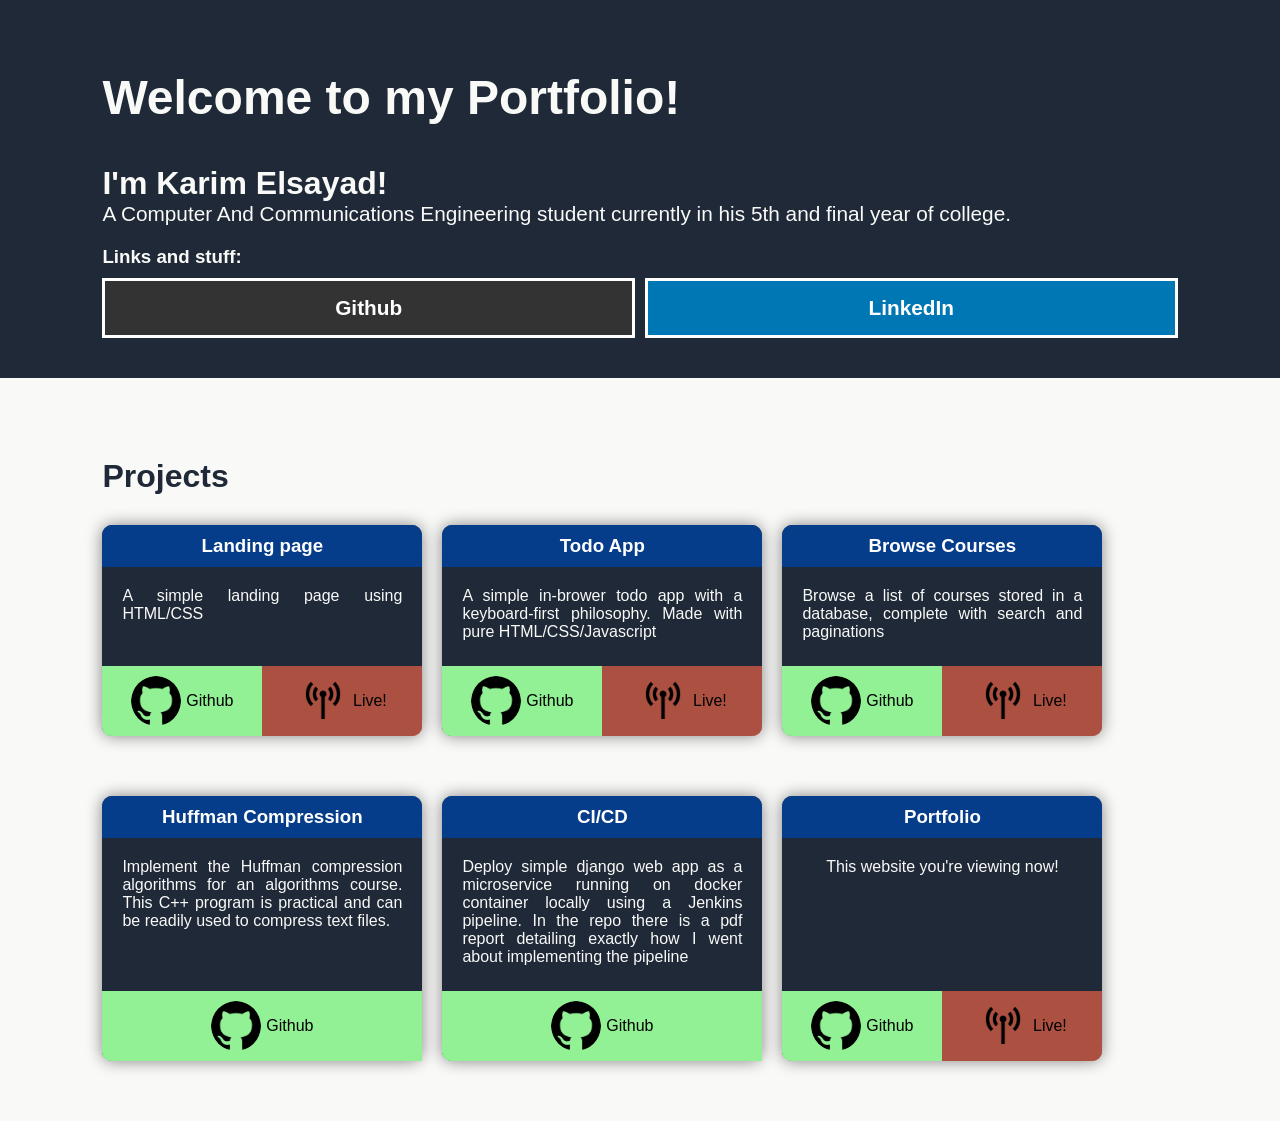
<file: index.html>
<!DOCTYPE html>
<html lang="en">
<head>
    <meta charset="UTF-8">
    <meta http-equiv="X-UA-Compatible" content="IE=edge">
    <meta name="viewport" content="width=device-width, initial-scale=1.0">
    <link rel="stylesheet" href="styles/style.css">
    <script type="text/javascript" src="./data/projects.js"></script>
    <script type="text/javascript" src="./scripts/scripts.js"></script>
    <title>Karim Elsayad</title>
</head>
<body>
    <div class="container">
        
        <section class="introduction">
            <div class="hero-welcome">
                <h1>Welcome to my Portfolio!</h1>
            </div>
            <h2>I'm Karim Elsayad!</h2>
            <p>A Computer And Communications Engineering student currently in his 5th and final year of college.</p>
            <div class="socials">
                <h3>Links and stuff:</h3>
                <ul>
                    <li><a class="social-button" id="github-profile" href="https://github.com/KarimElsayad247">Github</a></li>
                    <li><a class="social-button" id="linkedin-profile" href="https://www.linkedin.com/in/karimelsayad247/">LinkedIn</a></li>
                </ul>
            </div>
        </section>

        <section class="projects">
            <h2>Projects</h2>
            <ul class="projects-container"></ul>
        </section>
    </div>
</body>
</html>
</file>
<file: styles/style.css>
* {
    padding: 0px;
    margin: 0px;
}

li {
    list-style-type: none;
}

body {
    display: flex;
    justify-content: center;
    background-color: rgb(241, 241, 241);
}

h1 {
    font-size: 3em;
}

h2 {
    font-size: 2em;
}

.container {
    /* margin-top: 30px; */
    width: 100%;
    background-color: white;
    font-family: 'Segoe UI', Tahoma, Geneva, Verdana, sans-serif;
}

.hero-welcome {
    background-color: #1f2937;
    color: #f9faf8;
    display: flex;
    flex-direction: column;
    align-items: flex-start;
    justify-content: center;
    padding: 40px 0px 40px 0px 
}

.hero-welcome h1 {
    font-size: 3em;
}

.introduction {
    padding: 30px 8%;
    background-color: #1f2937;
    color: #f9faf8;
}

.introduction p {
    font-size: 1.3em;
}

.socials {
    margin-top: 20px;
}

.socials ul {
    display: flex;
    gap: 10px;
    flex-wrap: wrap;
    padding: 10px 0px;
}

.socials ul li {
    flex: 1 0 0;
}

.social-button {
    display: block;
    padding: 15px 40px;
    text-decoration: none;
    font-weight: 700;
    font-size: 1.3em;
    text-align: center;
}

.social-button:focus {
    outline-style: solid;
    outline-width: 5px;
    outline-color: white;
    outline-style: dashed;
}

#github-profile {
    background-color: #333333;
    color: white;
    border-style: solid;
    border-color: white;
}

#github-profile:hover {
    background-color: #444444;
}

#linkedin-profile {
    background-color: #0077b5;
    color: white;
    border-style: solid;
    border-color: white;
}

#linkedin-profile:hover {
    background-color: #0087c5;
}


.projects {
    padding: 80px 2% 30px 8%;
    background-color: #f9faf8;
    color: #1f2937;
}

/* This is the section for project cards */

.projects-container {   
    padding: 30px 0px;
    display: flex;
    flex-wrap: wrap;
    gap: 20px;
    row-gap: 60px;
}

.project-card {
    display: flex;
    flex-direction: column;
    background-color: #1f2937;
    color: #f9faf8;
    border-style: none;
    border-color: black;
    border-radius: 10px;
    border-width: 1px;
    box-shadow: 0px 0px 16px rgb(129, 129, 129);
    align-items: stretch;
    margin: 0px;
    padding: 0px;
    width: 20em;
}

.project-discription {
    display: flex;
    flex-direction: column;
    justify-content: flex-start;
    align-items: center;
    text-align: justify;
    text-justify: distribute;
    hyphens: auto;
    justify-content: center;
    flex: 1 0 0;
}

.project-discription h3 {
    background-color: #063d8a;
    color: #FFFFFF;
    width: 100%;
    padding: 10px 0px;
    border-radius: 10px 10px 0px 0px;
    text-align: center;
}

.project-discription p {
    padding: 20px 20px 20px 20px;
    margin-bottom: 5px;
    flex: 1 0 0;
} 

.card-links {
    display: flex;
    justify-content: stretch;
    align-items: center;
}

.card-links .link {
    flex: 1 1 0;
}

.card-links img {
    width: 50px;
    height: 50px;
    border-radius: 50%;
}

.card-links a {
    display: flex;
    align-items: center;
    justify-content: center;
    gap: 5px;
    text-decoration: none;
    padding: 10px;
    color: black;
}

#repo-link {
    /* background: rgba(147,252,143,1); */
    background: rgb(145, 241, 148);
    border-bottom-left-radius: 9px;
}

#live-link {
    /* background: rgba(214,128,111,1); */
    background: rgba(217, 94, 69, 0.76);
    border-bottom-right-radius: 9px;
}

#repo-link:hover {
    /* background: rgb(75,221,79); */
    background: rgb(187, 240, 185);
}

#live-link:hover {
    /* background: rgb(217,93,69); */
    background: rgb(255, 163, 145);
}
</file>
